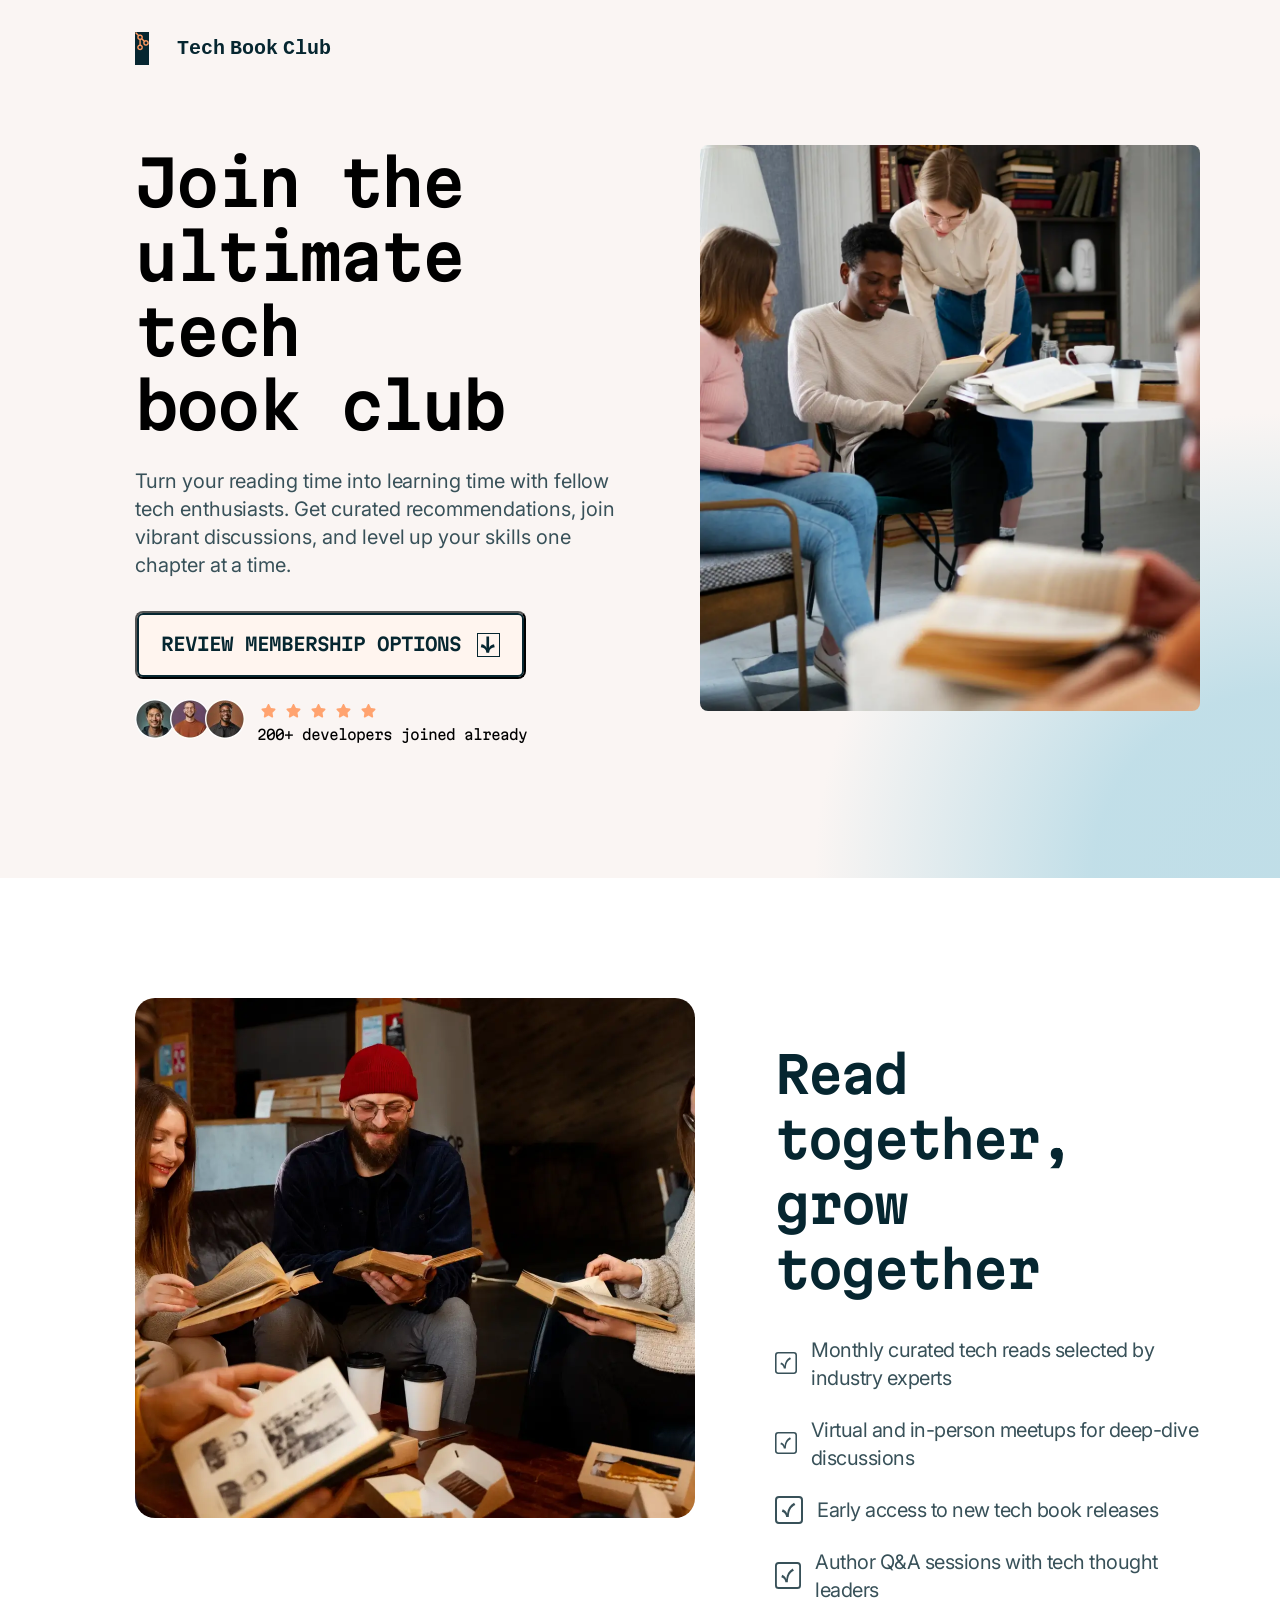
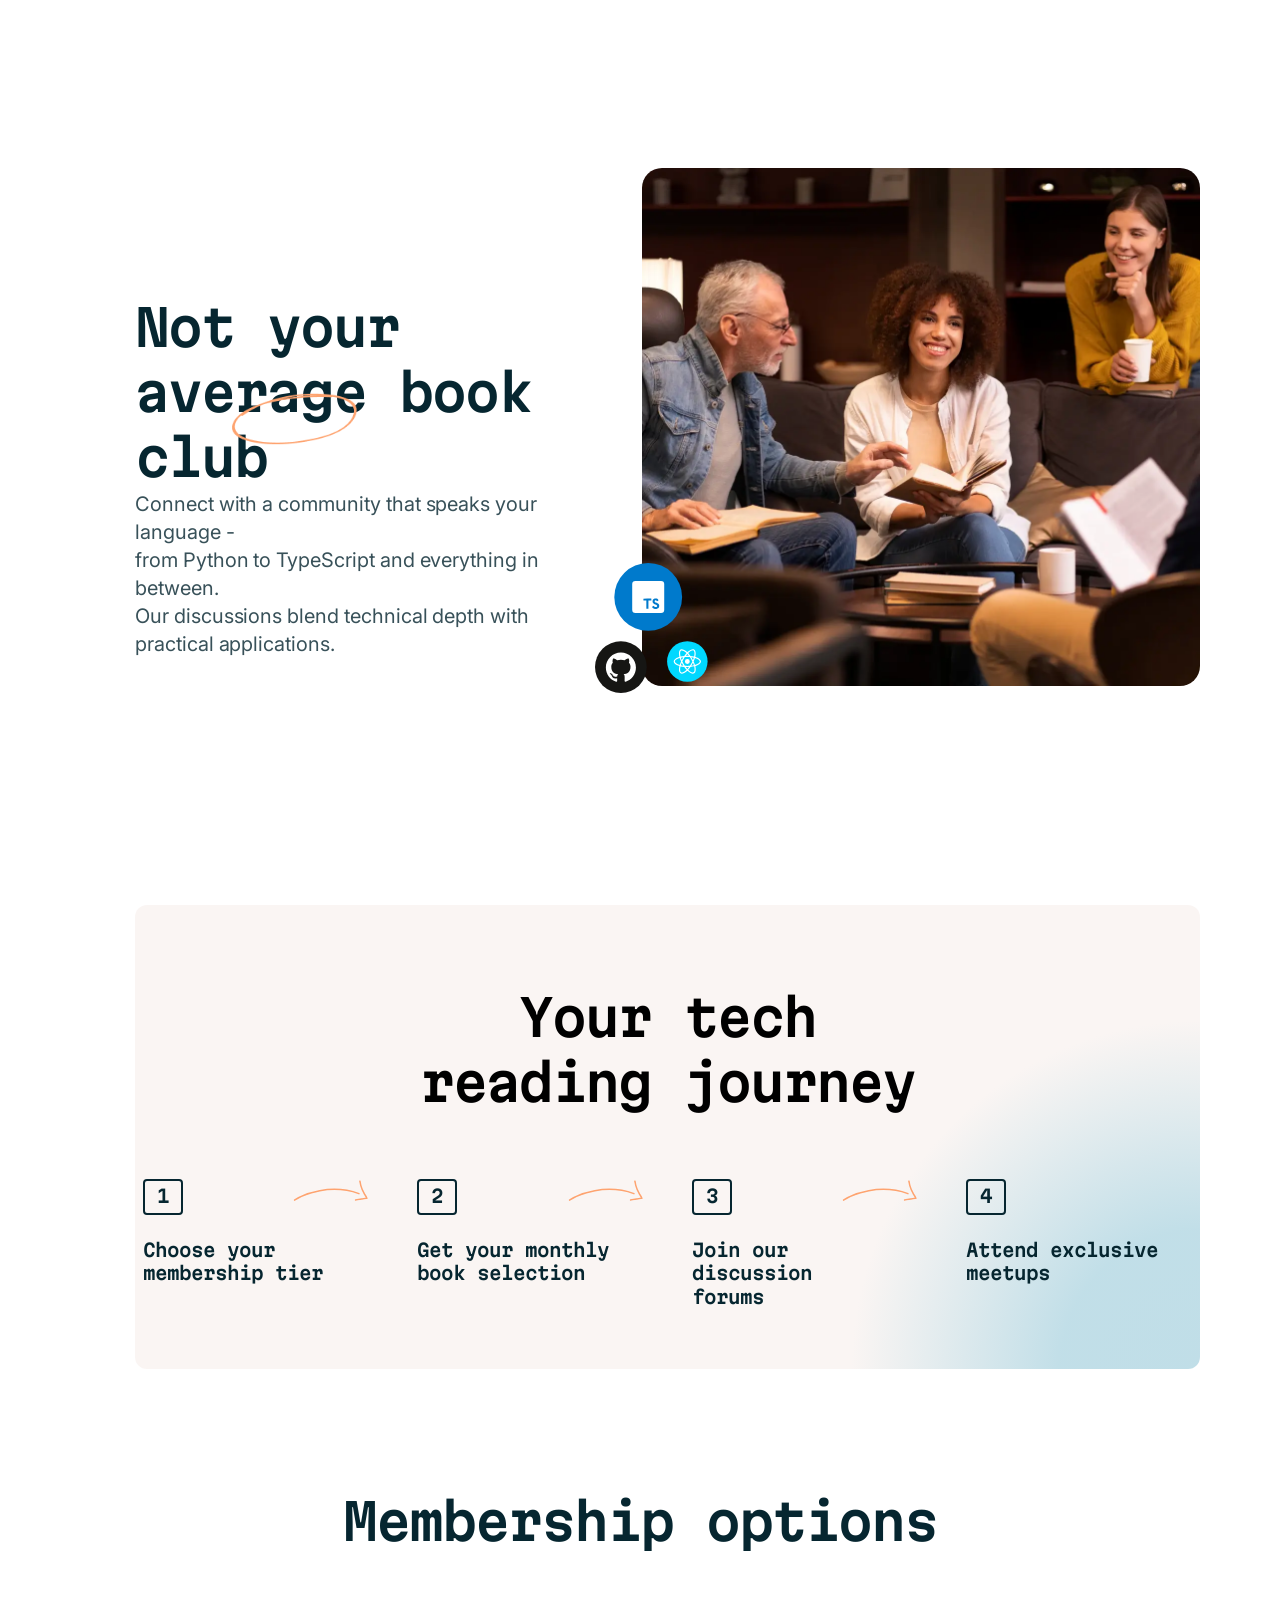
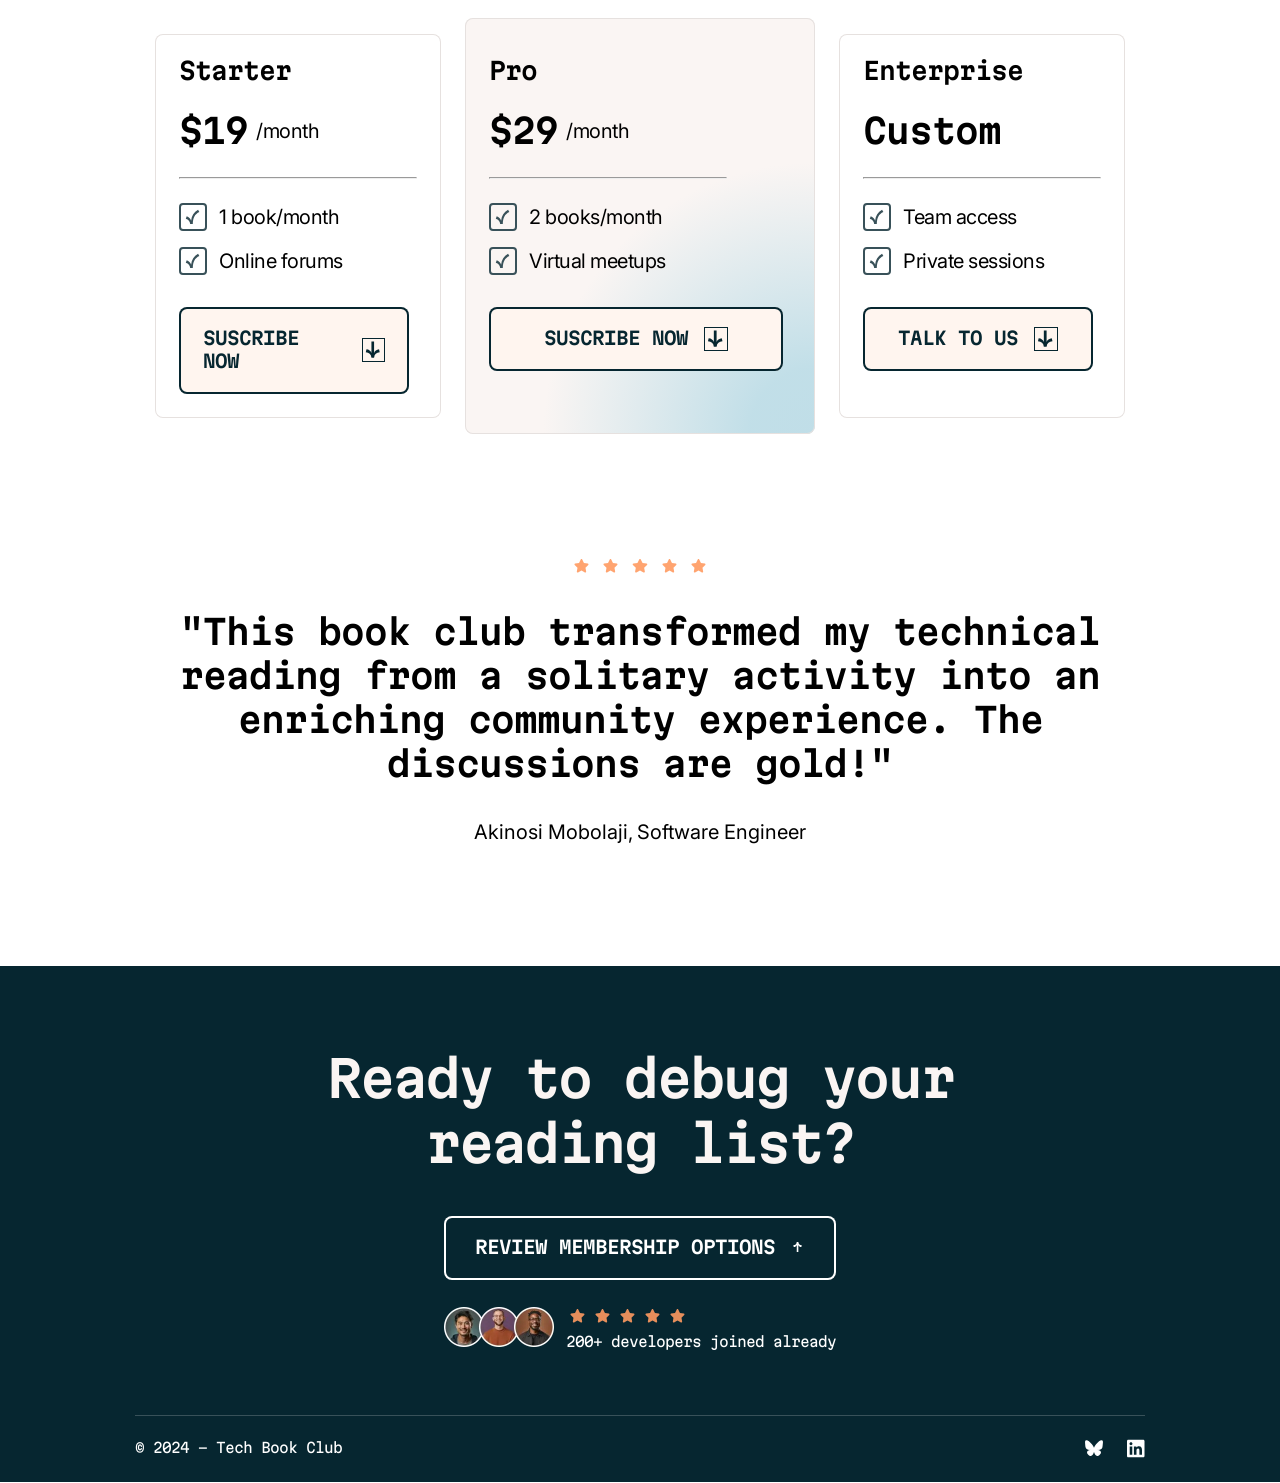
<file: tech-book-club-landing-page/starter-code/index.html>
<!DOCTYPE html>
<html lang="en">
  <head>
    <meta charset="UTF-8" />
    <meta name="viewport" content="width=device-width, initial-scale=1.0" />

    <link
      rel="icon"
      type="image/png"
      sizes="32x32"
      href="./assets/images/favicon-32x32.png"
    />
    <title>Frontend Mentor | Tech book club</title>
    <link rel="stylesheet" href="../styles.css" />
    <link rel="stylesheet" href="../queries.css" />
  </head>
  <body>
    <main class="main">
      <header class="header">
        <div class="container">
          <a class="logo" href="#">
            <img
              src="./assets/images/Vector.png"
              class="nav-logo"
              alt="Vector.png"
            />
          </a>
          <div class="main-nav">
            <ul class="main-nav-list">
              <li><a href="#">Tech</a></li>
              <li><a href="#">Book</a></li>
              <li><a href="#">Club</a></li>
            </ul>
          </div>
        </div>
        <div class="grid">
          <div class="content-container">
            <div class="text-container">
              <h1 class="primary-heading">
                Join the<br />
                ultimate tech<br />
                book club
              </h1>
              <p class="description">
                Turn your reading time into learning<br
                  class="description-break-mobile"
                />
                time with fellow tech enthusiasts. Get<br
                  class="description-break-mobile"
                />
                curated recommendations, join<br
                  class="description-break-mobile"
                />
                vibrant discussions, and level up your<br
                  class="description-break-mobile"
                />
                skills one chapter at a time.
              </p>
            </div>

            <div class="call-to-action-container">
              <button class="primary-button">
                <a href="#memberships" title="Review membership options">
                  Review membership options
                </a>
                <img
                  src="./assets/images/icon-arrow-down.svg"
                  alt="arrow-down-image.svg"
                />
              </button>

              <div class="component-total-testimonial">
                <div class="testimonial-image">
                  <img
                    src="./assets/images/image-avatars.webp"
                    alt="image-avatars"
                  />
                </div>
                <div class="rating-container">
                  <div class="stars-container">
                    <img src="./assets/images/icon-star.svg" alt="" />
                    <img src="./assets/images/icon-star.svg" alt="" />
                    <img src="./assets/images/icon-star.svg" alt="" />
                    <img src="./assets/images/icon-star.svg" alt="" />
                    <img src="./assets/images/icon-star.svg" alt="" />
                  </div>
                  <div class="testimonial-text">
                    <p>
                      200+ developers joined
                      <br class="testimonial-text-mobile-break" />already
                    </p>
                  </div>
                </div>
              </div>
            </div>
          </div>

          <div class="hero-image-container">
            <picture>
              <source
                media="(max-width: 23.4375em)"
                srcset="./assets/images/image-hero-mobile.webp"
              />
              <source
                media="(max-width: 48em)"
                srcset="./assets/images/image-hero-tablet.webp"
              />
              <img
                src="./assets/images/image-hero-desktop.webp"
                alt="Boy reading book in the library with friends"
                class="hero-image"
              />
            </picture>
          </div>
        </div>
      </header>
      <section class="section-2">
        <div class="container--2">
          <div class="section-2-img-container">
            <picture>
              <source
                media="(max-width: 23.4375em)"
                srcset="./assets/images/image-read-together-mobile.webp"
              />
              <source
                media="(max-width: 48em)"
                srcset="./assets/images/image-read-together-tablet.webp"
              />
              <img
                src="assets/images/image-read-together-desktop.webp"
                alt="lecturer having an interactive session with students"
              />
            </picture>
          </div>

          <div class="text-container--2">
            <h1>
              Read together, <br class="text-container--2-h1-break" />grow
              together
            </h1>
            <div class="features-list">
              <div class="feature-item">
                <div class="check">
                  <img src="assets/images/icon-check.svg" alt="" />
                </div>
                <div class="feature-description">
                  Monthly curated tech reads<br
                    class="feature-description-break"
                  />
                  selected by industry experts
                </div>
              </div>
              <div class="feature-item">
                <div class="check">
                  <img src="assets/images/icon-check.svg" alt="" />
                </div>
                <div class="feature-description">
                  Virtual and in-person meetups<br
                    class="feature-description-break"
                  />
                  for deep-dive discussions
                </div>
              </div>

              <div class="feature-item">
                <div class="check">
                  <img src="assets/images/icon-check.svg" alt="" />
                </div>
                <div class="feature-description">
                  Early access to new tech book<br
                    class="feature-description-break"
                  />
                  releases
                </div>
              </div>

              <div class="feature-item">
                <div class="check">
                  <img src="assets/images/icon-check.svg" alt="" />
                </div>
                <div class="feature-description">
                  Author Q&A sessions with tech<br
                    class="feature-description-break"
                  />
                  thought leaders
                </div>
              </div>
            </div>
          </div>
        </div>
      </section>
      <section class="section-3">
        <div class="text-container--3">
          <div class="title">
            Not your<br class="title-break-mobile" />
            average book<br class="title-break-mobile" />
            club
          </div>
          <p class="description">
            Connect with a community that<br class="description-mobile-break"> speaks your language - <br class="description-desktop-break">from
            <span>Python</span><br class="description-mobile-break"> to <span>TypeScript</span> and everything in<br class="description-mobile-break">
            between.<br class="description-desktop-break"> Our discussions blend<br class="description-mobile-break"> technical depth with practical<br class="description-mobile-break">
            applications.
          </p>

          <img src="assets/images/pattern-circle.png" alt="" />
        </div>
        <div class="section-3-img-container">
          <picture>
            <source
              media="(max-width: 23.44em)"
              srcset="./assets/images/image-not-average-mobile.webp"
            />
            <source
              media="(max-width: 48em)"
              srcset="./assets/images/image-not-average-tablet.webp"
            />
            <img
              src="assets/images/image-not-average-desktop.webp"
              alt="Lecturer having lecture with students"
            />
          </picture>
        </div>
        <div class="technologies-logo">
          <img src="assets/images/logos-tech.svg" alt="technologies-logo" />
        </div>
      </section>

      <section class="section-reading-journey">
        <div class="reading-journey-container">
          <div class="reading-journey-title">
            Your tech <br class="reading-journey-title-break" />reading
            <br class="reading-journey-title-break-tablet" />journey
          </div>
          <div class="step-container">
            <div class="step">
              <div class="step-number-container">
                <p class="step-number">1</p>
              </div>
              <div class="step-description">
                <p>
                  Choose your <br class="step-description-p-break" />
                  membership tier
                </p>
              </div>
              <div class="arrow">
                <img src="assets/images/pattern-arrow.svg" alt="" />
              </div>
            </div>
            <div class="step">
              <div class="step-number-container">
                <p class="step-number">2</p>
              </div>
              <div class="step-description">
                <p>
                  Get your monthly<br class="step-description-p-break" />
                  book selection
                </p>
              </div>
              <div class="arrow">
                <img src="assets/images/pattern-arrow.svg" alt="" />
              </div>
            </div>
            <div class="step">
              <div class="step-number-container">
                <p class="step-number">3</p>
              </div>
              <div class="step-description">
                <p>
                  Join our discussion<br class="step-description-p-break" />
                  forums
                </p>
              </div>
              <div class="arrow">
                <img src="assets/images/pattern-arrow.svg" alt="" />
              </div>
            </div>
            <div class="step">
              <div class="step-number-container">
                <p class="step-number">4</p>
              </div>
              <div class="step-description">
                <p>
                  Attend exclusive <br class="step-description-p-break" />
                  meetups
                </p>
              </div>
            </div>
          </div>
        </div>
      </section>

      <section class="membership-options">
        <div class="title">
          Membership <br class="membership-options-title-break-mobile" />options
        </div>

        <div class="options-container">
          <div class="option-card-sm">
            <div class="option-details">
              <p class="option-name">Starter</p>
              <div class="price-container">
                <div class="price">$19</div>
                <div class="price-duration">/month</div>
              </div>
              <hr class="divider" />
              <div class="features-container">
                <div class="feature-item--2">
                  <div class="check">
                    <img src="./assets/images/icon-check.svg" alt="" />
                  </div>
                  <div class="feature-text">
                    <p>1 book/month</p>
                  </div>
                </div>
                <div class="feature-item--2">
                  <div class="check">
                    <img src="./assets/images/icon-check.svg" alt="" />
                  </div>
                  <div class="feature-text">
                    <p>Online forums</p>
                  </div>
                </div>
              </div>
            </div>
            <div class="primary-button">
              <a href="#">Suscribe now</a>
              <img
                src="assets/images/icon-arrow-down.svg"
                alt="Arrow down svg"
              />
            </div>
          </div>
          <div class="option-card-lg">
            <div class="option-details">
              <div class="option-name">Pro</div>
              <div class="price-container">
                <div class="price">$29</div>
                <div class="price-duration">/month</div>
              </div>
              <hr class="divider" />
              <div class="features-container">
                <div class="feature-item--2">
                  <div class="check">
                    <img src="./assets/images/icon-check.svg" alt="" />
                  </div>
                  <div class="feature-text">
                    <p>2 books/month</p>
                  </div>
                </div>
                <div class="feature-item--2">
                  <div class="check">
                    <img src="./assets/images/icon-check.svg" alt="" />
                  </div>
                  <div class="feature-text">
                    <p>Virtual meetups</p>
                  </div>
                </div>
              </div>
            </div>
            <div class="primary-button">
              <a href="#">Suscribe now</a>
              <img
                src="assets/images/icon-arrow-down.svg"
                alt="Arrow down svg"
              />
            </div>
          </div>
          <div class="option-card-sm">
            <div class="option-details">
              <div class="option-name">Enterprise</div>
              <div class="price-container">
                <div class="price">Custom</div>
              </div>
              <hr class="divider" />
              <div class="features-container">
                <div class="feature-item--2">
                  <div class="check">
                    <img src="./assets/images/icon-check.svg" alt="" />
                  </div>
                  <div class="feature-text">
                    <p>Team access</p>
                  </div>
                </div>
                <div class="feature-item--2">
                  <div class="check">
                    <img src="./assets/images/icon-check.svg" alt="" />
                  </div>
                  <div class="feature-text">
                    <p>Private sessions</p>
                  </div>
                </div>
              </div>
            </div>
            <div class="primary-button">
              <a href="#">Talk to us</a>
              <img
                src="assets/images/icon-arrow-down.svg"
                alt="Arrow down svg"
              />
            </div>
          </div>
        </div>
      </section>

      <section class="testimonials">
        <div class="rating-container--2">
          <img
            src="assets/images/icon-star.svg"
            alt="star-image"
            class="stars"
          />
          <img
            src="assets/images/icon-star.svg"
            alt="star-image"
            class="stars"
          />
          <img
            src="assets/images/icon-star.svg"
            alt="star-image"
            class="stars"
          />
          <img
            src="assets/images/icon-star.svg"
            alt="star-image"
            class="stars"
          />
          <img
            src="assets/images/icon-star.svg"
            alt="star-image"
            class="stars"
          />
        </div>
        <div class="testimonial-content">
          <div class="testimonial-text">
            "This book club<br class="testimonial-text-break-mobile" />
            transformed my <br class="testimonial-text-break-tablet" /><br
              class="testimonial-text-break-mobile"
            />technical
            <br class="testimonial-text-desktop-break" />
            reading<br class="testimonial-text-break-mobile" />
            from a<br class="testimonial-text-break-tablet" />
            solitary<br class="testimonial-text-break-mobile" />
            activity into an<br class="testimonial-text-break-mobile" />
            <br class="testimonial-text-break-tablet" /><br
              class="testimonial-text-desktop-break"
            />
            enriching community<br class="testimonial-text-break-tablet" /><br
              class="testimonial-text-break-mobile"
            />
            experience. The <br class="testimonial-text-desktop-break" /><br
              class="testimonial-text-break-mobile"
            />
            discussions<br class="testimonial-text-break-tablet" />
            are<br class="testimonial-text-break-mobile" />
            gold!"
          </div>
          <div class="author-info">Akinosi Mobolaji, Software Engineer</div>
        </div>
      </section>

      <section class="section-footer">
        <div class="main-content-container">
          <div class="main-heading">
            Ready to debug<br class="main-heading-break-mobile" />
            your reading<br class="main-heading-break-mobile" />
            list?
          </div>
          <div class="call-to-action-container--2">
            <a href="#" class="alternate-button">
              <div class="alternate-button-text">Review membership options</div>
              <div class="arrow-up">
                <img
                  src="assets/images/icon-arrow-up.svg"
                  alt="arrow up image"
                />
              </div>
            </a>
            <div class="component_total-testimonial">
              <div class="testimonial-images">
                <img
                  src="assets/images/image-avatars.webp"
                  alt="image avatars"
                />
              </div>
              <div class="rating-container">
                <div class="stars-container">
                  <div class="star-image-container">
                    <img src="assets/images/icon-star.svg" alt="star svg" />
                  </div>
                  <div class="star-image-container">
                    <img src="assets/images/icon-star.svg" alt="star svg" />
                  </div>
                  <div class="star-image-container">
                    <img src="assets/images/icon-star.svg" alt="star svg" />
                  </div>
                  <div class="star-image-container">
                    <img src="assets/images/icon-star.svg" alt="star svg" />
                  </div>
                  <div class="star-image-container">
                    <img src="assets/images/icon-star.svg" alt="star svg" />
                  </div>
                </div>
                <div class="testimonial-text--2">
                  200+ developers joined<br
                    class="testimonial-text--2-break-mobile"
                  />
                  already
                </div>
              </div>
            </div>
          </div>
        </div>
        <div class="footer-content">
          <div class="footer-content-container">
            <div class="footer-text">© 2024 - Tech Book Club</div>
            <div class="social-media-container">
              <img
                src="assets/images/logo-bluesky.svg"
                alt="bluesky-logo-svg"
              />
              <img
                src="assets/images/logo-linkedin.svg"
                alt="linkedin-logo-svg"
              />
            </div>
          </div>
        </div>
      </section>
    </main>
  </body>
</html>
</file>
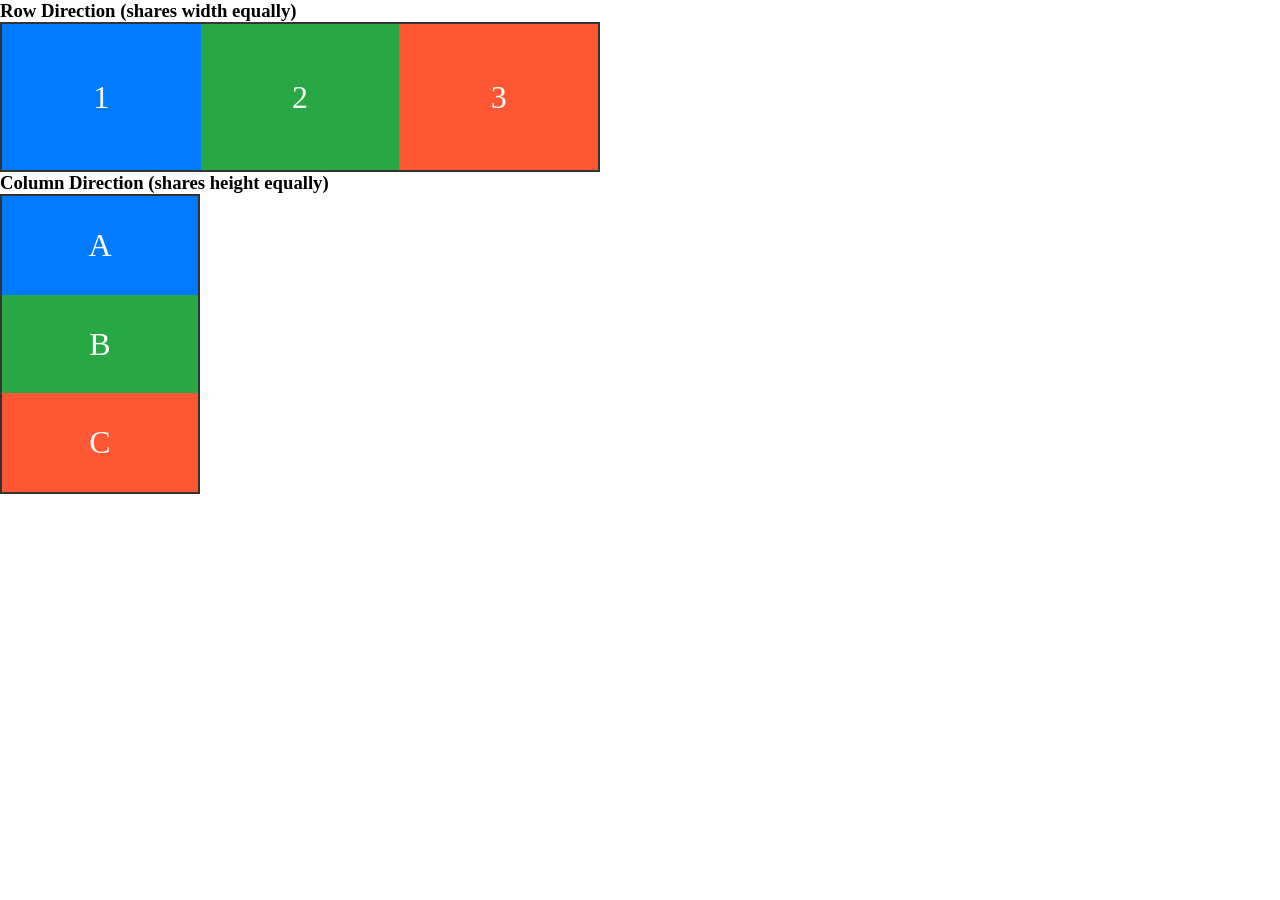
<file: tech-book-club-landing-page/bolaji.html>
<!DOCTYPE html>
<html lang="en">
  <head>
    <meta charset="UTF-8" />
    <meta name="viewport" content="width=device-width, initial-scale=1.0" />
    <link rel="stylesheet" href="../bolaji.css" />
    <title>Document</title>
  </head>
  <body>
    <h3>Row Direction (shares width equally)</h3>
    <div class="row-parent">
      <div class="child">1</div>
      <div class="child">2</div>
      <div class="child">3</div>
    </div>

    <h3>Column Direction (shares height equally)</h3>
    <div class="column-parent">
      <div class="child">A</div>
      <div class="child">B</div>
      <div class="child">C</div>
    </div>
  </body>
</html>
</file>
<file: tech-book-club-landing-page/styles.css>
* {
  margin: 0;
  padding: 0;
  box-sizing: border-box;
}

:root {
  --neutral-900: #062630;
  --neutral-700: #385159;
  --neutral-200: #e6e1df;
  --neutral-100: #faf5f3;
  --neutral-0: #ffffff;
  --lightsalmon-500: #fea36f;
  --lightsalmon-100: #ffe2d1;
  --lightsalmon-50: #fff5ef;
}

@font-face {
  font-family: "Martian mono";
  src: url(/tech-book-club-landing-page/starter-code/assets/fonts/martian-mono/MartianMono-VariableFont_wdth\,wght.ttf);
  font-weight: 100 900;
  font-style: normal;
}

@font-face {
  font-family: "Inter";
  src: url(/tech-book-club-landing-page/starter-code/assets/fonts/inter/Inter-VariableFont_opsz\,wght.ttf);
  font-weight: 100 900;
  font-style: normal;
}

html {
  font-size: 62.5%;
}

.main {
  display: flex;
  flex-direction: column;
  gap: 12rem;
}

.header {
  display: flex;
  flex-direction: column;
  gap: 8rem;
  padding: 3.2rem 8rem 13.5rem 13.5rem;
  background: radial-gradient(
    circle at bottom right,
    rgba(156, 203, 218, 0.637) 0%,
    rgba(156, 203, 218, 0.623) 12%,
    #faf5f3 30%,
    #faf5f3 100%
  );
}
.container {
  max-width: 118.406rem;
  display: flex;
  gap: 1.4rem;
}

.logo {
  margin-right: 1.4rem;
  background-color: #062630;
}

.nav-logo {
  max-width: 3.086rem;
  max-height: 3.6rem;
  fill: #062630;
  stroke: #ff9a60;
}

.main-nav {
  width: 100%;
  margin: 0.5rem 0;
}
.main-nav-list {
  display: flex;
  gap: 0.5rem;
  list-style: none;
  text-decoration: none;
  color: #062630;
}

.main-nav-list li {
}

.main-nav-list li a {
  font-family: "Fira Code", monospace;
  font-weight: 600;
  font-size: 2rem;
  text-decoration: none;
  color: #062630;
}

.grid {
  max-width: 117.4rem;
  width: 100%;
  display: grid;
  gap: 6.4rem;
  grid-template-columns: 1fr 1fr;
}

.content-container {
  max-width: 57rem;
  align-self: center;

  display: flex;
  flex-direction: column;
  gap: 3.2rem;
}

.text-container {
  display: flex;
  flex-direction: column;
  gap: 2.4rem;
}

.primary-heading {
  font-family: "Martian Mono", monospace;
  font-weight: 600;
  font-size: 6.2rem;
  line-height: 1.2;
  letter-spacing: -0.2rem;
}

.description {
  font-family: "Inter", sans-serif;
  font-weight: 400;
  font-size: 2rem;
  line-height: 1.4;
  letter-spacing: -0.05rem;
  color: var(--neutral-700);
}

.description-break-mobile {
  display: none;
}

.call-to-action-container {
  display: flex;
  flex-direction: column;
  gap: 2rem;

  max-width: fit-content;
}

.primary-button {
  padding: 2rem 2.4rem;
  background-color: #fff5ef;
  /* border: 2px dotted #062630; */
  box-shadow: inset 0 0 0 2px #062630;
  border-radius: 8px;
  text-transform: uppercase;
  margin-right: 0.8rem;

  display: flex;
  justify-content: center;
  align-items: center;
  gap: 1.6rem;
}

.primary-button a {
  font-family: "Martian mono", monospace;
  line-height: 1.3;
  letter-spacing: -0.1rem;
  font-weight: 600;
  font-size: 1.8rem;
  text-decoration: none;
  color: #062630;
}

.primary-button img {
  box-shadow: inset 0 0 0 1px #062630;
  max-width: 2.4rem;
  max-height: 2.4rem;
}

.component-total-testimonial {
  display: flex;
  gap: 1.2rem;
}

.testimonial-image {
  display: flex;
  max-width: 11rem;
  max-height: 4rem;
}

.testimonial-image img {
  width: 100%;
  height: 100%;
}

.rating-container {
  display: flex;
  flex-direction: column;
  gap: 0.04rem;

  width: max-content;
}

.stars-container img {
  max-width: 2.4rem;
  max-height: 2.4rem;
}

.testimonial-text p {
  font-family: "Martian mono", monospace;
  font-size: 1.4rem;
  line-height: 1.2;
  letter-spacing: -0.1rem;
  font-weight: 400;
}

.testimonial-text-mobile-break {
  display: none;
}

.hero-image-container {
  max-width: 54rem;
  max-height: 60.6rem;
  width: 100%;
}
.hero-image {
  max-width: 100%;
  max-height: 100%;
  object-fit: cover;

  border-radius: 8px;
  display: block;
}

.section-2 {
  padding-right: 8rem;
  padding-left: 13.5rem;
}

.container--2 {
  display: flex;
  gap: 8rem;
}

.section-2-img-container {
  max-width: 56rem;
  max-height: 52rem;
  border-radius: 20px;
}

.section-2-img-container img {
  width: 100%;
  height: auto;
  border-radius: 20px;
  display: block;
}

.text-container--2 {
  max-width: 53rem;
  flex: 1;

  display: flex;
  flex-direction: column;
  gap: 3.4rem;

  margin-top: 4.4rem;
  margin-bottom: 4.4rem;
}

.text-container--2 h1 {
  max-width: 53rem;
  font-family: "Martian Mono", monospace;
  font-size: 5rem;
  font-weight: 600;
  line-height: 1.3;
  letter-spacing: -0.2rem;
  color: #062630;
}

.features-list {
  max-width: 43.1rem;
  color: #385159;

  display: flex;
  flex-direction: column;
  gap: 2.4rem;
}

.feature-item {
  display: flex;
  align-items: center;
  gap: 1.4rem;
  max-width: 100%;
  width: 100%;
}

.check {
  max-width: 2.8rem;
  max-height: 2.8rem;
}

.check img {
  width: 100%;
  height: 100%;
}
.feature-description {
  font-family: "Inter", sans-serif;
  font-size: 2rem;
  font-weight: 400;
  line-height: 1.4;
  letter-spacing: -0.05rem;
}

.feature-description-break {
  display: none;
}

.section-3 {
  display: flex;
  gap: 8rem;
  padding-right: 8rem;
  padding-left: 13.5rem;
  position: relative;
}

.text-container--3 {
  margin-top: 12.7rem;
  margin-bottom: 12.7rem;
  max-width: 53rem;
  position: relative;
}

.title {
  font-family: "Martian Mono", monospace;
  font-size: 5rem;
  font-weight: 600;
  line-height: 1.3;
  letter-spacing: -0.2rem;
  color: #062630;
}

.title-break-mobile {
  display: none;
}

.description {
  font-family: "Inter", sans-serif;
  font-size: 2rem;
  line-height: 1.4;
  letter-spacing: -0.005rem;
  color: #385159;
}

.description-mobile-break{
  display: none;
}

.text-container--3 img {
  max-width: 12.5rem;
  max-height: 15.89rem;
  position: absolute;
  top: 26.93%;
  left: 22.64%;
}
.section-3-img-container {
  position: relative;

  max-width: 56rem;
  max-height: 52rem;
}

.section-3-img-container img {
  width: 100%;
  height: auto;
  border-radius: 20px;
}

.technologies-logo {
  position: absolute;
  top: 64%;
  left: 46.5%;
  
 max-width: 8.85%;
  max-height: 22.7%
}

.technologies-logo img {
  width: 100%;
  height: 100%;
}

.section-reading-journey {
  padding-right: 8rem;
  padding-left: 13.5rem;
}

.reading-journey-container {
  padding-top: 8rem;
  padding-bottom: 8rem;
  background: radial-gradient(
    circle at bottom right,
    rgba(156, 203, 218, 0.637) 0%,
    rgba(156, 203, 218, 0.623) 12%,
    #faf5f3 30%,
    #faf5f3 100%
  );

  border-radius: 1.2rem;

  display: flex;
  flex-direction: column;
  align-items: center;
  gap: 6.4rem;
}

.reading-journey-title {
  max-width: 51.2rem;
  font-family: "Martian Mono", monospace;
  font-size: 5rem;
  font-weight: 600;
  line-height: 1.3;
  letter-spacing: -0.2rem;
  text-align: center;
}

.reading-journey-title .reading-journey-title-break-tablet {
  display: none;
}

.step-container {
  max-width: 105rem;
  width: 100%;
  max-height: 11.002rem;
  color: #062630;

  display: flex;
  gap: 4.8rem;
}

.step {
  display: flex;
  gap: 2.4rem;
  flex-direction: column;
  justify-content: start;
  position: relative;
  flex: 1;
}

.step-number-container {
  max-width: 4rem;
  max-height: 4rem;
  border-radius: 4px;
  padding-top: 0.4rem;
  padding-bottom: 0.4rem;
  border: 2px solid #062630;
  box-shadow: inset 0 0 0 #062630;
  text-align: center;
}

.step-number {
  font-family: "Martian Mono", monospace;
  font-size: 1.8rem;
  font-weight: 600;
  line-height: 1.3;
  letter-spacing: -0.1rem;
}

.step-description {
  font-family: "Martian Mono", monospace;
  font-size: 1.8rem;
  font-weight: 600;
  line-height: 1.3;
  letter-spacing: -0.1rem;
}
.arrow {
  max-width: 7.674rem;
  max-height: 2.051rem;

  position: absolute;
  top: 0;
  right: 0;
}

.arrow img {
  width: 100%;
  height: 100%;
}

.membership-options {
  display: flex;
  flex-direction: column;
  gap: 6.4rem;
  max-width: 97rem;
  width: 100%;
  align-items: center;
  margin: 0 auto;
}

.membership-options-title-break-mobile {
  display: none;
}

.options-container {
  display: flex;
  gap: 2.4rem;
  width: 100%;
}

.option-card-sm {
  display: flex;
  flex-direction: column;
  flex: 1;
  gap: 3.2rem;
  padding: 2.4rem;
  box-shadow: inset 0 0 0 1px #e6e1df;
  border-radius: 8px;
  background-color: rgba(255, 255, 255, 1);
  margin-top: 1.6rem;
  margin-bottom: 1.6rem;
}

.option-details {
  display: flex;
  flex-direction: column;
  gap: 2.4rem;
}

.option-name {
  font-family: "Martian Mono", monospace;
  font-weight: 600;
  font-size: 2.4rem;
  line-height: 1.1;
  letter-spacing: -0.1rem;
}
.price-container {
  display: flex;
  gap: 0.8rem;
  align-items: center;
}

.price {
  font-family: "Martian Mono", monospace;
  font-size: 3.4rem;
  font-weight: 600;
  line-height: 1.3;
  letter-spacing: -0.1rem;
}

.price-duration {
  font-family: "Inter", sans-serif;
  font-size: 2rem;
  line-height: 1.4;
  letter-spacing: -0.05rem;
}

.divider {
  max-width: 23.8rem;
  max-height: 0.1rem;
  width: 100%;
  height: 100%;
}

.features-container {
  display: flex;
  flex-direction: column;
  gap: 1.6rem;
  width: 100%;
}

.feature-item--2 {
  display: flex;
  gap: 1.2rem;
}

.feature-text {
  font-family: "Inter", sans-serif;
  font-size: 2rem;
  line-height: 1.4;
  letter-spacing: -0.05rem;
  font-weight: 400;
}

.option-card-lg {
  max-width: 35rem;
  padding: 4rem 2.4rem;
  width: 100%;

  display: flex;
  flex-direction: column;
  gap: 3.2rem;
  box-shadow: inset 0 0 0 1px #e6e1df;
  background: radial-gradient(
    circle at bottom right,
    rgba(156, 203, 218, 0.637) 0%,
    rgba(156, 203, 218, 0.623) 12%,
    #faf5f3 50%,
    #faf5f3 100%
  );
  border-radius: 8px;
}

.testimonials {
  display: flex;
  flex-direction: column;
  max-width: 97rem;
  width: 100%;
  gap: 3.2rem;
  margin: 0 auto;
  text-align: center;
}

.rating-container--2 {
  display: flex;
  gap: 0.6rem;
  justify-content: center;
}
.stars {
  max-width: 2.4rem;
  max-height: 2.4rem;
}

.testimonial-content {
  display: flex;
  flex-direction: column;
  gap: 3.2rem;
}

.testimonial-text {
  font-family: "Martian Mono", monospace;
  font-size: 3.4rem;
  line-height: 1.3;
  letter-spacing: -0.1rem;
  font-weight: 600;
  text-align: center;
}

.testimonial-text-break-mobile {
  display: none;
}

.testimonial-text-break-tablet {
  display: none;
}

.author-info {
  font-family: "Inter", sans-serif;
  font-size: 2rem;
  font-weight: 400;
  line-height: 1.4;
  letter-spacing: -0.005rem;
  text-align: center;
}

.section-footer {
  padding: 8rem 13.5rem 0 13.5rem;
  background-color: #062630;
  display: flex;
  flex-direction: column;
  gap: 6.4rem;
}

.main-content-container {
  max-width: 75.3rem;
  width: 100%;
  display: flex;
  flex-direction: column;
  gap: 4rem;
  align-items: center;
  margin: 0 auto;
}

.main-heading {
  max-width: 68.5rem;
  font-family: "Martian Mono", monospace;
  font-size: 5rem;
  font-weight: 600;
  line-height: 1.3;
  letter-spacing: -0.2rem;
  text-align: center;
  color: #faf5f3;
}

.main-heading-break-mobile {
  display: none;
}

.call-to-action-container--2 {
  display: flex;
  flex-direction: column;
  gap: 2.4rem;
  max-width: 100%;
  max-height: fit-content;
}
.alternate-button {
  text-decoration: none;
  box-shadow: inset 0 0 0 2px #fff;
  padding: 2rem 2.4rem;
  border-radius: 8px;

  display: flex;
  gap: 1.6rem;
  align-items: center;
  justify-content: center;
}

.alternate-button-text {
  font-family: "Martian Mono", monospace;
  font-size: 1.8rem;
  font-weight: 600;
  line-height: 1.3;
  letter-spacing: -0.1rem;
  color: #fff;
  text-transform: uppercase;
}

.arrow-up {
  max-width: 2.4rem;
  max-height: 2.4rem;
}

.arrow-up img {
  max-width: 1.452rem;
  max-height: 1.682rem;
}

.component_total-testimonial {
  display: flex;
  align-items: center;
  gap: 1.2rem;
}

.testimonial-images {
  max-width: 11rem;
  max-height: 4rem;
}

.testimonial-images img {
  width: 100%;
  height: 100%;
}

.rating-container {
  display: flex;
  flex-direction: column;
  gap: 0.4rem;
}

.stars-container {
  max-width: fit-content;
  width: 100%;
  display: flex;
  gap: 0.2rem;
}

.star-image-container {
  max-width: 2.8rem;
  width: 100%;
  max-height: 2.8rem;
  height: 100%;
}

.stars-image-container img {
  max-width: 1.706rem;
  width: 100%;

  max-height: 1.634rem;
  height: 100%;
}

.testimonial-text--2 {
  font-family: "Martian Mono", monospace;
  font-size: 1.4rem;
  line-height: 1.2;
  letter-spacing: -0.1rem;
  color: #fff;
}

.testimonial-text--2-break-mobile {
  display: none;
}

.footer-content {
  max-width: 117rem;
  box-shadow: inset 0 1px 0 0 #385159;

  max-height: fit-content;
  padding: 2.4rem 0;
}
.footer-content-container {
  display: flex;
  align-items: center;
  width: 100%;
}

.footer-text {
  font-family: "Martian Mono", monospace;
  font-weight: 400;
  font-size: 1.4rem;
  line-height: 1.2;
  letter-spacing: -0.1rem;
  color: #fff;
  margin-right: auto;
}

.social-media-container {
  display: flex;
  gap: 2.4rem;
}

.social-media-container img {
  max-width: 1.8rem;
  max-height: 2.2rem;
}
/* 
.section1-hero-container {
  display: flex;
  justify-content: center;
  align-items: center;
}

.section1-hero-container .content-container {
  max-width: 570px;
  width: 100%;
  margin-right: 64px;
}

.content-container h2 {
  width: 100%;
  font-family: "Martian mono", monospace;
  font-size: 62px;
  line-height: 120%;
  letter-spacing: 0px;
  font-weight: 700;
  background: linear-gradient(
    to right,
    var(--lightsalmon-500) 0%,
    var(--neutral-900) 100%
  );
  -webkit-background-clip: text;
  background-clip: text;
  -webkit-text-fill-color: transparent;
  margin-bottom: 24px;
} */

/* .content-container button {
  text-align: center;
  padding: 20px 24px;
  border-radius: 8px;
  border: 2px solid var(--neutral-900);
  color: var(--neutral-900);
  font-size: 18px;
  line-height: 130%;
  letter-spacing: -1px;
  background-color: var(--lightsalmon-50);
  font-weight: 600;
  text-transform: uppercase;
  margin-bottom: 20px;
  max-width: 380px;
  width: 100%;
  height: auto;
}

.content-container button a {
  display: flex;
  justify-content: center;
  align-items: center;
  font-family: "Martian mono", monospace;
  font-size: 18px;
  font-weight: 600;
  letter-spacing: -1px;
  line-height: 130%;
  color: var(--neutral-900);
  text-decoration: none;
}

.content-container button:hover {
  background: linear-gradient(
    to right,
    var(--lightsalmon-100) 0%,
    var(--lightsalmon-50) 100%
  );
}

.content-container button:focus {
  outline: 2px solid var(--neutral-900);
  outline-offset: 4px;
}

.content-container button a:visited {
  color: var(--neutral-900);
}

button a img {
  max-width: 24px;
  width: 100%;
  height: 24px;
  margin-left: 19.96px;
}

.section1-hero-container-img1 {
  display: flex;
  justify-content: flex-start;
  align-items: center;
}

.section1-hero-container-img1 img {
  max-width: 110px;
  width: 100%;
  max-height: 40px;
  height: 100%;
}

.content-container {
  text-align: left;
  margin-bottom: 57.5px;
}
.hero-image-1 {
  max-width: 540px;
  width: 100%;
}

.hero-image-1 .section1-hero-container-img2 {
  background: url(./starter-code/assets/images/image-hero-desktop.webp);
  background-position: center;
  background-size: cover;
  width: 100%;
  height: 606px;
  border-radius: 8px;
}

.section1-image-text img {
  max-width: 24px;
  width: 100%;
  height: 24px;
}

.section1-small small {
  font-family: "Martian mono", monospace;
  font-weight: 400;
  font-size: 14px;
  line-height: 120%;
  letter-spacing: -1px;
  color: var(--neutral-700);
} */
</file>
<file: tech-book-club-landing-page/queries.css>
@media (max-width: 48em) {
  .main {
    gap: 8rem;
  }

  .header {
    padding: 3.2rem 3.2rem 8rem 3.2rem;
  }

  .container {
    max-width: fit-content;
    gap: 1.4rem;
  }

  .grid {
    max-width: 100%;
    width: 100%;
    grid-template-columns: 1fr;
  }

  .content-container {
    width: 100%;
    max-width: 100%;
  }

  .hero-image-container {
    max-width: 70.4rem;
    max-height: 79.004rem;
  }

  .section-2 {
    padding: 0 3.2rem;
  }

  .container--2 {
    flex-direction: column;
    gap: 4rem;
  }

  .section-2-img-container {
    max-width: 70.4rem;
    width: 100%;
    max-height: 65.372rem;
    height: 100%;
    order: 2;
  }

  .section-2-img-container img {
    width: 100%;
    height: auto;
  }

  .text-container--2 {
    margin-top: 0;
    margin-bottom: 0;
    max-width: 100%;
    width: 100%;
  }

  .features-list {
    max-width: 100%;
    width: 100%;
  }

  .section-3 {
    padding: 0 3.2rem;
    flex-direction: column;
  }

  .text-container--3 {
    margin: 0;
    max-width: 100%;
    width: 100%;
  }

  .text-container--3 img {
    display: none;
  }
  .title {
    max-width: 53.4rem;
    width: 100%;
  }

  .description {
    max-width: 100%;
    width: 100%;
  }

  .description-desktop-break {
    display: none;
  }

  .section-3-img-container {
    max-width: 70.4rem;
    width: 100%;
    max-height: 65.371rem;
    height: 100%;
  }

  .section-3-img-container img {
    width: 100%;
    height: 100%;
  }

  .technologies-logo {
    top: 81%;
    left: 73%;
  }

  .section-reading-journey {
    padding: 0 3.2rem;
  }

  .reading-journey-container {
    padding: 8rem 3.2rem;
  }

  .reading-journey-title {
    max-width: 100%;
    width: 100%;
    text-align: left;
  }

  .reading-journey-title .reading-journey-title-break {
    display: none;
  }

  .reading-journey-title .reading-journey-title-break-tablet {
    display: block;
  }

  .step-container {
    max-width: 100%;
    width: 100%;
    max-height: fit-content;
    height: auto;

    flex-direction: column;
  }

  .step {
    flex-direction: column;
  }

  .step-description-p-break {
    display: none;
  }

  .arrow {
    display: none;
  }

  .membership-options {
    gap: 4rem;
    padding: 0 3.2rem;
  }

  .options-container {
    flex-wrap: wrap;
  }

  .option-card-lg {
    max-width: 34rem;
    width: 100%;
    padding: 2.4rem 2.4rem;
    order: -1;
  }

  .option-card-sm {
    max-width: 34rem;
    width: 100%;
    margin: 0;
  }

  .testimonials {
    margin: 0;
    width: 100%;
    padding: 0 3.2rem;
    text-align: left;
  }

  .testimonial-content {
    order: 1;
    max-width: 100%;
    width: 100%;
  }

  .testimonial-text {
    text-align: left;
  }

  .testimonial-text-desktop-break {
    display: none;
  }

  .testimonial-text-break-tablet {
    display: block;
  }

  .author-info {
    text-align: left;
  }

  .rating-container--2 {
    justify-content: flex-start;
  }
  .stars {
    max-width: 2.8rem;
    max-height: 2.8rem;
  }

  .section-footer {
    padding: 6.4rem 3.2rem 0 3.2rem;
  }

  .footer-content {
    max-width: 100%;
    width: 100%;
    padding: 2.4rem 3.2rem;
  }

  .main-content-container {
    max-width: 100%;
    width: 100%;
  }
}

@media (max-width: 23.4375em) {
  .main {
    gap: 6.4rem;
  }

  .header {
    padding: 2.4rem 1.6rem 8rem 1.6rem;
    gap: 4.8rem;
  }

  .primary-heading {
    font-size: 3.8rem;
    line-height: 1.2;
    letter-spacing: -0.2rem;
  }

  .description-break-mobile {
    display: block;
  }

  .call-to-action-container {
    max-width: 100%;
    width: 100%;
  }

  .primary-button {
    max-width: 100%;
    width: 100%;
    margin-right: 0;
    letter-spacing: -0.1rem;
  }

  .rating-container {
    max-width: 100%;
    width: 100%;
  }
  .testimonial-text-mobile-break {
    display: block;
  }

  .hero-image-container {
    max-width: 34.3rem;
    max-height: 38.492rem;
    width: 100%;
    height: 100%;
  }

  .hero-image {
    width: 100%;
    height: 100%;
  }

  .section-2 {
    padding: 0 1.6rem;
  }

  .container--2 {
    max-width: 100%;
    width: 100%;
  }

  .text-container--2 {
    max-width: 100%;
    width: 100%;
    gap: 2.4rem;
  }

  .text-container--2 h1 {
    max-width: 100%;
    width: 100%;
    font-size: 3.4rem;
    line-height: 1.3;
  }

  .features-list {
    gap: 1.6rem;
  }

  .feature-description-break {
    display: block;
  }

  .section-2-img-container {
    max-width: 34.3rem;
    max-height: 31.85rem;
  }

  .section-2-img-container img {
    width: 100%;
    height: auto;
  }

  .section-3 {
    padding: 0 1.6rem;
    width: 100%;
    max-width: 100%;
    gap: 4rem;
  }

  .title {
    font-size: 3.4rem;
  }

  .title-break-mobile {
    display: block;
  }

  .section-3-img-container {
    max-width: 34.3rem;
    max-height: 31.85rem;
  }

  .technologies-logo {
    display: none;
  }

  .section-reading-journey {
    padding: 0 1.75rem;
  }

  .reading-journey-container {
    padding: 6.4rem 1.6rem;
  }

  .reading-journey-title {
    font-size: 3.4rem;
    text-align: left;
  }

  .reading-journey-title .reading-journey-title-break {
    display: block;
  }

  .reading-journey-title-break-tablet {
    display: block;
  }

  .step-container {
    gap: 3.2re;
  }

  .step {
    gap: 2rem;
  }

  .step-description p {
    font-size: 1.6rem;
  }

  .membership-options {
    padding: 0 1.6rem;
    max-width: 100%;
    width: 100%;
    gap: 2.4rem;
  }

  .membership-options-title-break-mobile {
    display: block;
  }

  .option-card-lg {
    order: 0;
  }

  .primary-button a {
    font-size: 1.6rem;
  }

  .primary-button img {
    display: none;
  }

  .testimonials {
    padding: 0 1.6rem;
  }

  .rating-container--2 {
    max-width: fit-content;
    width: fit-content;
  }

  .testimonial-text {
    font-size: 2.4rem;
    line-height: 1.1;
  }

  .testimonial-text-desktop-break {
    display: none;
  }
  .testimonial-text-break-tablet {
    display: none;
  }

  .testimonial-text-break-mobile {
    display: block;
  }

  .section-footer {
    padding: 4.8rem 1.6rem 0 1.6rem;
  }

  .main-content-container {
    align-items: normal;
  }

  .main-heading {
    font-size: 3.4rem;
  }

  .main-heading-break-mobile {
    display: block;
  }

  .call-to-action-container--2 {
  }

  .alternate-button {
    max-width: 100%;
    width: 100%;
  }

  .alternate-button-text {
    font-size: 1.6rem;
  }

  .arrow-up {
    max-height: 2.4rem;
  }

  .testimonial-text--2-break-mobile {
    display: block;
  }

  .footer-content {
    padding: 2.4rem 3.2rem;
    max-width: 100%;
    width: 100%;
  }

  .footer-content-container {
    flex-direction: column;
    gap: 1.6rem;
  }

  .footer-text {
    margin: 0;
  }
}
</file>
<file: bolaji.css>
*{
  margin: 0;
  padding: 0;
  box-sizing: border-box;
}

.row-parent {
  display: flex;
  flex-direction: row; /* horizontal */
  width: 600px;
  height: 150px;
  border: 2px solid #333;
}

.child {
  flex: 1; /* share width equally */
  display: flex;
  align-items: center;
  justify-content: center;
  color: white;
  font-size: 2rem;
}

.child:nth-child(1) { background: #007bff; }
.child:nth-child(2) { background: #28a745; }
.child:nth-child(3) { background: #ff5733; }


.column-parent {
  display: flex;
  flex-direction: column; /* vertical */
  height: 300px; /* important! defines total space to share */
  width: 200px;
  border: 2px solid #333;
}

.column-parent .child {
  flex: 1; /* share height equally */
}
</file>
